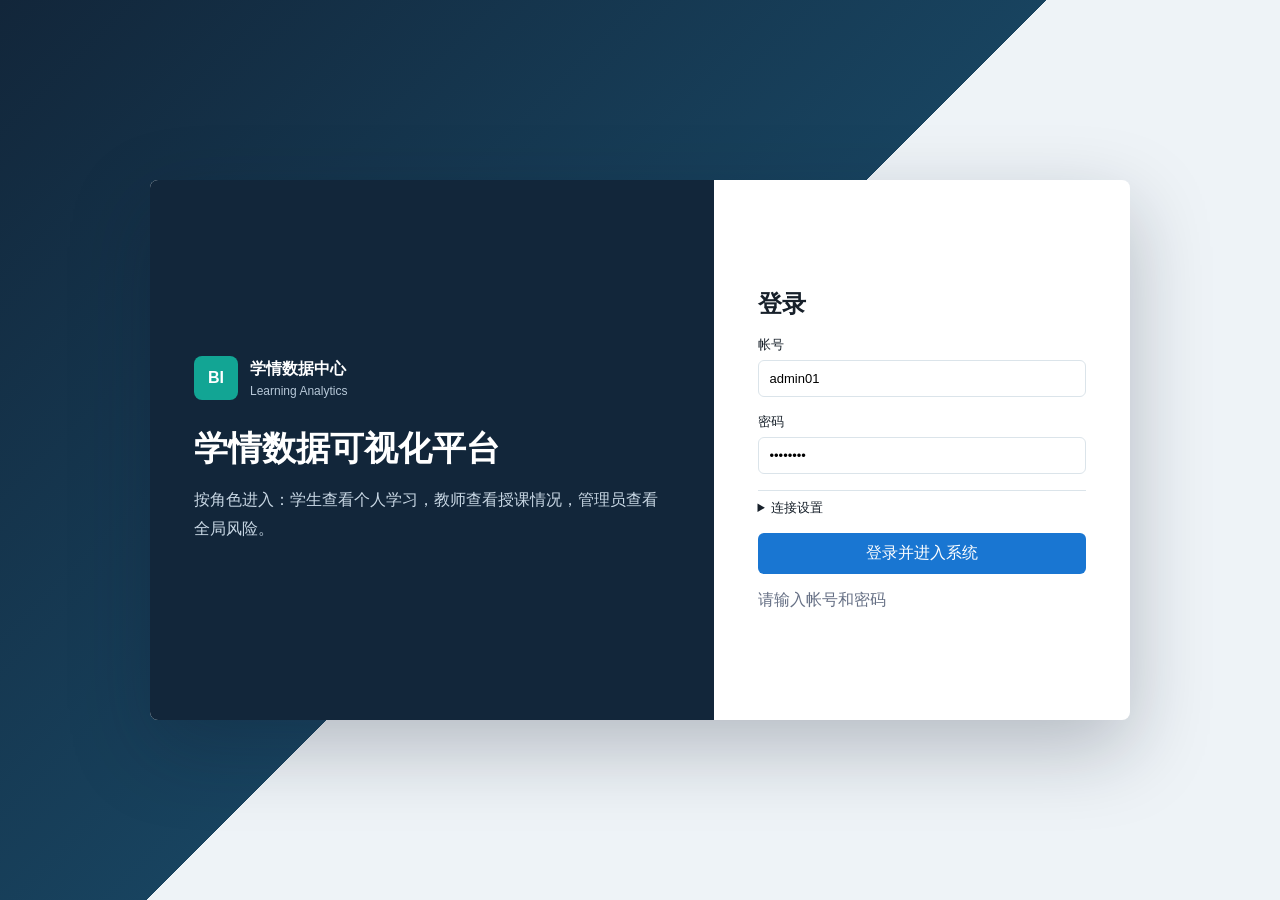
<file: login.html>
<!doctype html>
<html lang="zh-CN">
  <head>
    <meta charset="UTF-8" />
    <meta name="viewport" content="width=device-width, initial-scale=1.0" />
    <title>&#30331;&#24405; - &#23398;&#24773;&#25968;&#25454;&#21487;&#35270;&#21270;&#24179;&#21488;</title>
    <link rel="stylesheet" href="./styles.css" />
  </head>
  <body class="login-page">
    <main class="login-shell">
      <section class="login-hero">
        <div class="brand login-brand">
          <span class="brand-mark">BI</span>
          <div>
            <strong>&#23398;&#24773;&#25968;&#25454;&#20013;&#24515;</strong>
            <small>Learning Analytics</small>
          </div>
        </div>
        <h1>&#23398;&#24773;&#25968;&#25454;&#21487;&#35270;&#21270;&#24179;&#21488;</h1>
        <p>&#25353;&#35282;&#33394;&#36827;&#20837;&#65306;&#23398;&#29983;&#26597;&#30475;&#20010;&#20154;&#23398;&#20064;&#65292;&#25945;&#24072;&#26597;&#30475;&#25480;&#35838;&#24773;&#20917;&#65292;&#31649;&#29702;&#21592;&#26597;&#30475;&#20840;&#23616;&#39118;&#38505;&#12290;</p>
      </section>

      <section class="login-card">
        <h2>&#30331;&#24405;</h2>
        <label>
          &#24080;&#21495;
          <input id="username" value="admin01" autocomplete="username" />
        </label>
        <label>
          &#23494;&#30721;
          <input id="password" type="password" value="admin123" autocomplete="current-password" />
        </label>
        <details class="connection-settings light">
          <summary>&#36830;&#25509;&#35774;&#32622;</summary>
          <label>
            &#21518;&#31471;&#22320;&#22336;
            <input id="baseUrl" value="https://comma-outgrow-breach.ngrok-free.dev" />
          </label>
        </details>
        <button id="loginBtn">&#30331;&#24405;&#24182;&#36827;&#20837;&#31995;&#32479;</button>
        <p id="loginStatus" class="login-status">&#35831;&#36755;&#20837;&#24080;&#21495;&#21644;&#23494;&#30721;</p>
      </section>
    </main>

    <script src="./login.js"></script>
  </body>
</html>
</file>
<file: styles.css>
﻿:root {
  --bg: #eef3f7;
  --surface: #ffffff;
  --surface-soft: #f7fafc;
  --text: #17202a;
  --muted: #667085;
  --line: #dbe4ea;
  --primary: #1976d2;
  --primary-dark: #0f4c81;
  --accent: #12a594;
  --danger: #d92d20;
  --warn: #f79009;
  --shadow: 0 12px 28px rgba(15, 23, 42, 0.08);
}

* {
  box-sizing: border-box;
}

html {
  scroll-behavior: smooth;
}

body {
  margin: 0;
  background: var(--bg);
  color: var(--text);
  font-family: "Microsoft YaHei", "PingFang SC", Arial, sans-serif;
}

body.login-page {
  min-height: 100vh;
  display: grid;
  place-items: center;
  padding: 28px;
  background: linear-gradient(135deg, #12263a 0%, #18435f 48%, #eef3f7 48%, #eef3f7 100%);
}

.login-shell {
  width: min(980px, 100%);
  display: grid;
  grid-template-columns: 1.15fr 0.85fr;
  overflow: hidden;
  border-radius: 8px;
  background: var(--surface);
  box-shadow: 0 28px 80px rgba(15, 23, 42, 0.26);
}

.login-hero {
  min-height: 540px;
  padding: 44px;
  display: flex;
  flex-direction: column;
  justify-content: center;
  color: #fff;
  background: #12263a;
}

.login-brand {
  margin-bottom: 36px;
}

.login-hero h1 {
  max-width: 520px;
  font-size: 34px;
  line-height: 1.18;
}

.login-hero p {
  max-width: 520px;
  margin-top: 18px;
  color: #c9d8e5;
  line-height: 1.8;
}

.login-card {
  display: grid;
  align-content: center;
  gap: 16px;
  padding: 44px;
}

.login-card h2 {
  font-size: 24px;
}

.login-card label,
.login-card .connection-settings summary,
.login-card .check-row {
  color: var(--text);
}

.login-card .connection-settings {
  border-top-color: var(--line);
}

.login-status {
  min-height: 22px;
  margin: 0;
  color: var(--muted);
}

button,
input,
select {
  font: inherit;
}

.app-shell {
  min-height: 100vh;
  display: grid;
  grid-template-columns: 280px minmax(0, 1fr);
}

.sidebar {
  position: sticky;
  top: 0;
  height: 100vh;
  padding: 22px;
  background: #12263a;
  color: #fff;
  overflow-y: auto;
}

.brand {
  display: flex;
  gap: 12px;
  align-items: center;
  margin-bottom: 28px;
}

.brand-mark {
  width: 44px;
  height: 44px;
  display: grid;
  place-items: center;
  border-radius: 8px;
  background: var(--accent);
  font-weight: 800;
}

.brand strong,
.brand small {
  display: block;
}

.brand small {
  margin-top: 4px;
  color: #b7c8d8;
  font-size: 12px;
}

.nav-list {
  display: grid;
  gap: 8px;
  margin-bottom: 28px;
}

.nav-list a {
  color: #d7e4ef;
  text-decoration: none;
  padding: 11px 12px;
  border-radius: 6px;
}

.nav-list a:hover,
.nav-list a.active {
  color: #fff;
  background: rgba(255, 255, 255, 0.12);
}

.login-panel {
  display: grid;
  gap: 12px;
  padding: 14px;
  border: 1px solid rgba(255, 255, 255, 0.12);
  border-radius: 8px;
  background: rgba(255, 255, 255, 0.06);
}

.hidden {
  display: none !important;
}

.user-badge {
  display: grid;
  gap: 4px;
  padding: 12px;
  border: 1px solid rgba(255, 255, 255, 0.14);
  border-radius: 8px;
  background: rgba(18, 165, 148, 0.12);
}

.user-badge span {
  width: fit-content;
  padding: 3px 8px;
  border-radius: 999px;
  color: #082f2b;
  background: #89f0df;
  font-size: 12px;
  font-weight: 700;
  text-transform: uppercase;
}

.user-badge strong {
  font-size: 18px;
}

.user-badge small {
  color: #b7c8d8;
}

.connection-settings {
  border-top: 1px solid rgba(255, 255, 255, 0.12);
  padding-top: 8px;
}

.connection-settings summary {
  color: #b7c8d8;
  cursor: pointer;
  font-size: 13px;
}

.connection-settings label {
  margin-top: 10px;
}

label {
  display: grid;
  gap: 6px;
  color: #d7e4ef;
  font-size: 13px;
}

.check-row {
  grid-template-columns: 18px minmax(0, 1fr);
  align-items: center;
  gap: 8px;
}

.check-row input {
  width: 16px;
  height: 16px;
  padding: 0;
}

input {
  width: 100%;
  border: 1px solid var(--line);
  border-radius: 6px;
  padding: 10px 11px;
  outline: none;
}

select {
  border: 1px solid var(--line);
  border-radius: 6px;
  padding: 10px 11px;
  color: var(--text);
  background: #fff;
  outline: none;
}

input:focus {
  border-color: var(--primary);
  box-shadow: 0 0 0 3px rgba(25, 118, 210, 0.12);
}

button {
  border: 0;
  border-radius: 6px;
  padding: 10px 14px;
  color: #fff;
  background: var(--primary);
  cursor: pointer;
}

button:hover {
  background: var(--primary-dark);
}

button.secondary {
  color: var(--primary-dark);
  border: 1px solid #b8d5ee;
  background: #e9f4ff;
}

button.secondary:hover {
  background: #d9ecff;
}

.status {
  min-height: 18px;
  margin: 0;
  color: #b7c8d8;
  font-size: 13px;
}

.content {
  min-width: 0;
  padding: 26px;
}

.topbar,
.section-title {
  display: flex;
  justify-content: space-between;
  align-items: center;
  gap: 18px;
  margin-bottom: 18px;
}

.topbar-actions,
.filter-strip,
.panel-actions {
  display: flex;
  align-items: center;
  gap: 10px;
}

.topbar-actions {
  justify-content: flex-end;
  flex-wrap: wrap;
}

.filter-strip select {
  min-width: 116px;
  border: 1px solid #b8d5ee;
  border-radius: 6px;
  padding: 10px 12px;
  color: var(--primary-dark);
  background: #e9f4ff;
}

.panel-actions select {
  min-width: 128px;
  border: 1px solid #b8d5ee;
  border-radius: 6px;
  padding: 6px 9px;
  color: var(--primary-dark);
  background: #fff;
  font-size: 12px;
  white-space: nowrap;
}

.user-menu {
  position: relative;
}

.avatar-button {
  width: 44px;
  height: 44px;
  padding: 0;
  border-radius: 50%;
  background: var(--primary-dark);
  font-weight: 800;
}

.user-popover {
  position: absolute;
  top: 54px;
  right: 0;
  z-index: 20;
  width: 320px;
  display: grid;
  gap: 12px;
  padding: 16px;
  border: 1px solid var(--line);
  border-radius: 8px;
  background: #12263a;
  box-shadow: 0 18px 44px rgba(15, 23, 42, 0.22);
}

.user-popover .connection-settings {
  border-top: 0;
  padding-top: 0;
}

.ghost-button {
  color: var(--primary-dark);
  border: 1px solid #b8d5ee;
  background: #fff;
}

.ghost-button:hover {
  background: #e9f4ff;
}

.mini-button {
  padding: 6px 9px;
  color: var(--primary-dark);
  border: 1px solid #b8d5ee;
  background: #fff;
  font-size: 12px;
  white-space: nowrap;
}

.mini-button:hover,
.mini-button.active {
  color: #fff;
  background: var(--primary);
}

h1,
h2,
p {
  margin: 0;
}

h1 {
  font-size: 28px;
}

.topbar p,
.section-title span,
.panel-title span {
  color: var(--muted);
}

.section {
  scroll-margin-top: 20px;
  margin-bottom: 26px;
}

.course-hero {
  display: flex;
  justify-content: space-between;
  align-items: center;
  gap: 18px;
  margin-bottom: 16px;
  padding: 18px 20px;
  border: 1px solid var(--line);
  border-radius: 8px;
  background: var(--surface);
  box-shadow: var(--shadow);
}

.course-code {
  color: var(--primary-dark);
  font-weight: 800;
  letter-spacing: 0;
}

.course-hero h2 {
  margin-top: 6px;
  font-size: 24px;
}

.course-hero p {
  margin-top: 6px;
  color: var(--muted);
}

.course-type-card {
  min-width: 260px;
  padding: 14px;
  border-radius: 8px;
  background: var(--surface-soft);
}

.course-type-card span,
.course-type-card strong {
  display: block;
}

.course-type-card span {
  color: var(--primary-dark);
  font-weight: 800;
}

.course-type-card strong {
  margin-top: 6px;
  line-height: 1.45;
}

.admin-filter-bar {
  display: grid;
  grid-template-columns: repeat(4, minmax(150px, 1fr));
  gap: 12px;
  margin-bottom: 16px;
  padding: 14px;
  border: 1px solid var(--line);
  border-radius: 8px;
  background: var(--surface);
  box-shadow: var(--shadow);
}

.admin-filter-bar label {
  color: var(--text);
}

.admin-filter-bar select,
.table-filters select {
  width: 100%;
  border: 1px solid var(--line);
  border-radius: 6px;
  padding: 10px 11px;
  color: var(--text);
  background: #fff;
}

.metric-grid {
  display: grid;
  grid-template-columns: repeat(4, minmax(0, 1fr));
  gap: 16px;
  margin-bottom: 16px;
}

.metric-card,
.panel {
  border: 1px solid var(--line);
  border-radius: 8px;
  background: var(--surface);
  box-shadow: var(--shadow);
}

.metric-card {
  position: relative;
  padding: 18px;
}

.metric-card small {
  position: absolute;
  top: 14px;
  right: 14px;
  color: var(--accent);
  font-size: 12px;
  font-weight: 700;
}

.drill-card {
  cursor: pointer;
}

.drill-card:hover {
  border-color: #9bc6ec;
  box-shadow: 0 16px 32px rgba(25, 118, 210, 0.14);
}

.metric-card span {
  color: var(--muted);
  font-size: 14px;
}

.metric-card strong {
  display: block;
  margin-top: 10px;
  font-size: 30px;
}

.metric-card.warning strong {
  color: var(--danger);
}

#student .metric-card.warning[data-risk-tone="safe"] strong {
  color: var(--primary);
}

#student .metric-card.warning[data-risk-tone="low"] strong {
  color: var(--accent);
}

#student .metric-card.warning[data-risk-tone="mid"] strong {
  color: var(--warn);
}

#student .metric-card.warning[data-risk-tone="high"] strong {
  color: var(--danger);
}

.dashboard-grid {
  display: grid;
  grid-template-columns: minmax(0, 1.2fr) minmax(360px, 0.8fr);
  gap: 16px;
}

#admin > .dashboard-grid {
  grid-template-columns: minmax(0, 1.05fr) minmax(460px, 0.95fr);
}

#student .student-learning-grid {
  grid-template-columns: minmax(0, 1.25fr) minmax(420px, 0.75fr);
  align-items: stretch;
}

#teacher .learning-analysis-grid {
  grid-template-columns: minmax(0, 1.35fr) minmax(380px, 0.65fr);
  align-items: stretch;
}

.student-radar-panel,
.analysis-radar-panel {
  min-height: 520px;
}

.student-radar-panel .chart,
.analysis-radar-panel .chart {
  height: 450px;
}

.teacher-risk-panel {
  min-height: 250px;
}

.teacher-risk-panel .chart {
  height: 210px;
}

.teacher-side-stack {
  display: grid;
  grid-template-rows: auto 1fr;
  gap: 16px;
  min-width: 0;
}

.teacher-main-stack {
  display: grid;
  gap: 16px;
  min-width: 0;
}

.teacher-comparison-panel .chart {
  height: 340px;
}

#teacher .detail-panel {
  min-width: 0;
}

.panel {
  min-width: 0;
  padding: 16px;
}

.panel.wide {
  min-height: 360px;
}

.panel-title {
  display: flex;
  justify-content: space-between;
  align-items: baseline;
  gap: 12px;
  margin-bottom: 12px;
}

.stacked-title {
  align-items: stretch;
  flex-direction: column;
  gap: 10px;
}

.stacked-title h2 {
  max-width: none;
}

.stacked-title .panel-actions {
  justify-content: flex-start;
}

.panel-actions {
  flex-wrap: wrap;
  justify-content: flex-end;
}

.panel-title h2,
.section-title h2 {
  font-size: 18px;
}

.chart {
  width: 100%;
  height: 300px;
}

.table-panel {
  overflow: auto;
}

table {
  width: 100%;
  border-collapse: collapse;
  min-width: 520px;
}

caption {
  caption-side: top;
  padding: 0 0 12px;
  text-align: left;
}

.table-toolbar,
.table-filters,
.pagination-bar {
  display: flex;
  align-items: center;
  gap: 10px;
  flex-wrap: wrap;
}

.table-toolbar {
  justify-content: space-between;
  margin-bottom: 10px;
}

.table-toolbar span {
  color: var(--muted);
}

.table-filters input {
  width: 120px;
  padding: 8px 9px;
}

.table-filters select {
  width: 130px;
  padding: 8px 9px;
}

.pagination-bar {
  justify-content: flex-end;
  margin-top: 12px;
  color: var(--muted);
}

th,
td {
  padding: 12px 10px;
  border-bottom: 1px solid var(--line);
  text-align: left;
  white-space: nowrap;
  font-size: 14px;
}

th {
  color: var(--muted);
  background: var(--surface-soft);
}

.risk-high {
  color: var(--danger);
  font-weight: 800;
}

.progress-low {
  color: var(--danger);
  background: #fff1f0;
  font-weight: 700;
}

.single-row {
  grid-template-columns: 1fr;
  margin-top: 16px;
}

.admin-lower-grid {
  display: grid;
  grid-template-columns: minmax(0, 1.05fr) minmax(460px, 0.95fr);
  gap: 16px;
  margin-top: 16px;
}

.admin-lower-left {
  display: grid;
  gap: 16px;
  min-width: 0;
}

.risk-disposal-panel {
  align-self: stretch;
}

.risk-disposal-panel table {
  min-width: 680px;
}

.note-box {
  color: var(--text);
}

.note-box textarea {
  width: 100%;
  min-height: 160px;
  margin-top: 8px;
  border: 1px solid var(--line);
  border-radius: 6px;
  padding: 10px;
  resize: vertical;
}

.inline-form {
  display: flex;
  gap: 10px;
  align-items: center;
}

.inline-form input {
  width: 180px;
}

.student-toolbar {
  flex-wrap: wrap;
  justify-content: flex-end;
}

.student-toolbar select {
  width: 230px;
}

.student-detail-layout {
  display: grid;
  gap: 0;
  overflow: hidden;
  border: 1px solid var(--line);
  border-radius: 8px;
  background: var(--surface-soft);
}

.student-detail-layout section {
  padding: 16px 18px;
  border: 0;
  border-bottom: 1px solid var(--line);
  border-radius: 0;
  background: transparent;
}

.student-detail-layout section:last-child {
  border-bottom: 0;
}

.student-detail-layout h3 {
  margin: 0 0 12px;
  font-size: 16px;
}

.risk-advice {
  border-left: 4px solid var(--primary) !important;
  background: #f8fbff !important;
}

.risk-advice.low {
  border-left-color: var(--accent) !important;
}

.risk-advice.mid {
  border-left-color: var(--warn) !important;
}

.risk-advice.high {
  border-left-color: var(--danger) !important;
  background: #fff7f6 !important;
}

.risk-advice p {
  margin-top: 8px;
  line-height: 1.7;
}

.detail-list {
  display: grid;
  grid-template-columns: 150px minmax(0, 1fr);
  gap: 10px 14px;
  margin: 0;
}

.detail-list dt {
  color: var(--muted);
}

.detail-list dd {
  margin: 0;
  overflow-wrap: anywhere;
}

.profile-grid {
  display: grid;
  grid-template-columns: repeat(2, minmax(0, 1fr));
  gap: 14px;
}

.profile-grid article {
  padding: 14px;
  border: 1px solid var(--line);
  border-radius: 8px;
  background: var(--surface-soft);
}

.profile-grid h3 {
  margin: 0 0 12px;
  font-size: 16px;
}

.detail-list.compact {
  grid-template-columns: 130px minmax(0, 1fr);
  gap: 8px 12px;
}

.modal {
  position: fixed;
  inset: 0;
  z-index: 50;
  display: grid;
  place-items: center;
  padding: 24px;
  background: rgba(15, 23, 42, 0.45);
}

.modal-panel {
  width: min(980px, 100%);
  max-height: 86vh;
  overflow: auto;
  border-radius: 8px;
  background: var(--surface);
  box-shadow: 0 24px 70px rgba(15, 23, 42, 0.28);
}

.modal-title {
  position: sticky;
  top: 0;
  z-index: 1;
  display: flex;
  justify-content: space-between;
  align-items: center;
  gap: 14px;
  padding: 16px;
  border-bottom: 1px solid var(--line);
  background: var(--surface);
}

.modal-body {
  padding: 16px;
}

.modal-body table {
  min-width: 760px;
}

@media (max-width: 1100px) {
  .app-shell {
    grid-template-columns: 1fr;
  }

  .sidebar {
    position: static;
    height: auto;
  }

  .metric-grid,
  .dashboard-grid {
    grid-template-columns: 1fr 1fr;
  }

  #student .student-learning-grid,
  #teacher .learning-analysis-grid {
    grid-template-columns: 1fr;
  }

  .admin-filter-bar {
    grid-template-columns: 1fr 1fr;
  }

  .admin-lower-grid {
    grid-template-columns: 1fr;
  }
}

@media (max-width: 760px) {
  body.login-page {
    padding: 16px;
    background: var(--bg);
  }

  .login-shell {
    grid-template-columns: 1fr;
  }

  .login-hero {
    min-height: auto;
    padding: 28px;
  }

  .login-card {
    padding: 28px;
  }

  .content {
    padding: 18px;
  }

  .topbar,
  .section-title {
    align-items: stretch;
    flex-direction: column;
  }

  .topbar-actions,
  .filter-strip,
  .panel-actions {
    align-items: stretch;
    flex-direction: column;
  }

  .user-popover {
    position: static;
    width: 100%;
    margin-top: 10px;
  }

  .metric-grid,
  .dashboard-grid {
    grid-template-columns: 1fr;
  }

  #student .student-learning-grid,
  #teacher .learning-analysis-grid {
    grid-template-columns: 1fr;
  }

  .student-radar-panel,
  .analysis-radar-panel {
    min-height: 0;
  }

  .student-radar-panel .chart,
  .analysis-radar-panel .chart {
    height: 340px;
  }

  .admin-filter-bar {
    grid-template-columns: 1fr;
  }

  .profile-grid {
    grid-template-columns: 1fr;
  }

  .course-hero {
    align-items: stretch;
    flex-direction: column;
  }

  .course-type-card {
    min-width: 0;
  }

  .inline-form {
    width: 100%;
  }

  .inline-form input {
    width: 100%;
  }

  .student-toolbar select,
  .student-toolbar button {
    width: 100%;
  }
}

.warning-legend-grid {
  display: grid;
  grid-template-columns: repeat(2, minmax(0, 1fr));
  gap: 12px 18px;
  margin-top: 12px;
  padding: 0 8px 4px;
}

.warning-legend-item {
  display: flex;
  align-items: center;
  gap: 10px;
  min-width: 0;
  color: var(--muted);
}

.warning-legend-item span:last-child {
  min-width: 0;
  word-break: break-word;
}

.warning-legend-swatch {
  width: 18px;
  height: 18px;
  border-radius: 4px;
  flex: 0 0 18px;
}

.risk-sort-select {
  min-width: 148px;
  border: 1px solid #b8d5ee;
  border-radius: 6px;
  padding: 6px 9px;
  color: var(--primary-dark);
  background: #fff;
  font-size: 12px;
  white-space: nowrap;
}


.student-tag-card strong {
  color: var(--primary-dark);
  font-size: 24px;
}

.student-compare-panel .chart {
  height: 320px;
}

.student-top-tag {
  display: grid;
  gap: 2px;
  min-width: 150px;
  padding: 8px 12px;
  border: 1px solid #b8d5ee;
  border-radius: 8px;
  background: #f8fbff;
}

.student-top-tag span {
  color: var(--muted);
  font-size: 12px;
}

.student-top-tag strong {
  color: var(--primary-dark);
  font-size: 16px;
}


.student-main-stack {
  display: grid;
  gap: 16px;
  min-width: 0;
}

.student-side-panel {
  align-self: stretch;
  min-width: 0;
}


.student-tag-pie-wrap {
  margin-top: 16px;
  padding: 14px 16px 8px;
  border: 1px solid var(--line);
  border-radius: 8px;
  background: var(--surface-soft);
}

.student-tag-pie-wrap h3 {
  margin: 0 0 10px;
  font-size: 16px;
}

.student-tag-pie-chart {
  height: 280px;
}
</file>
